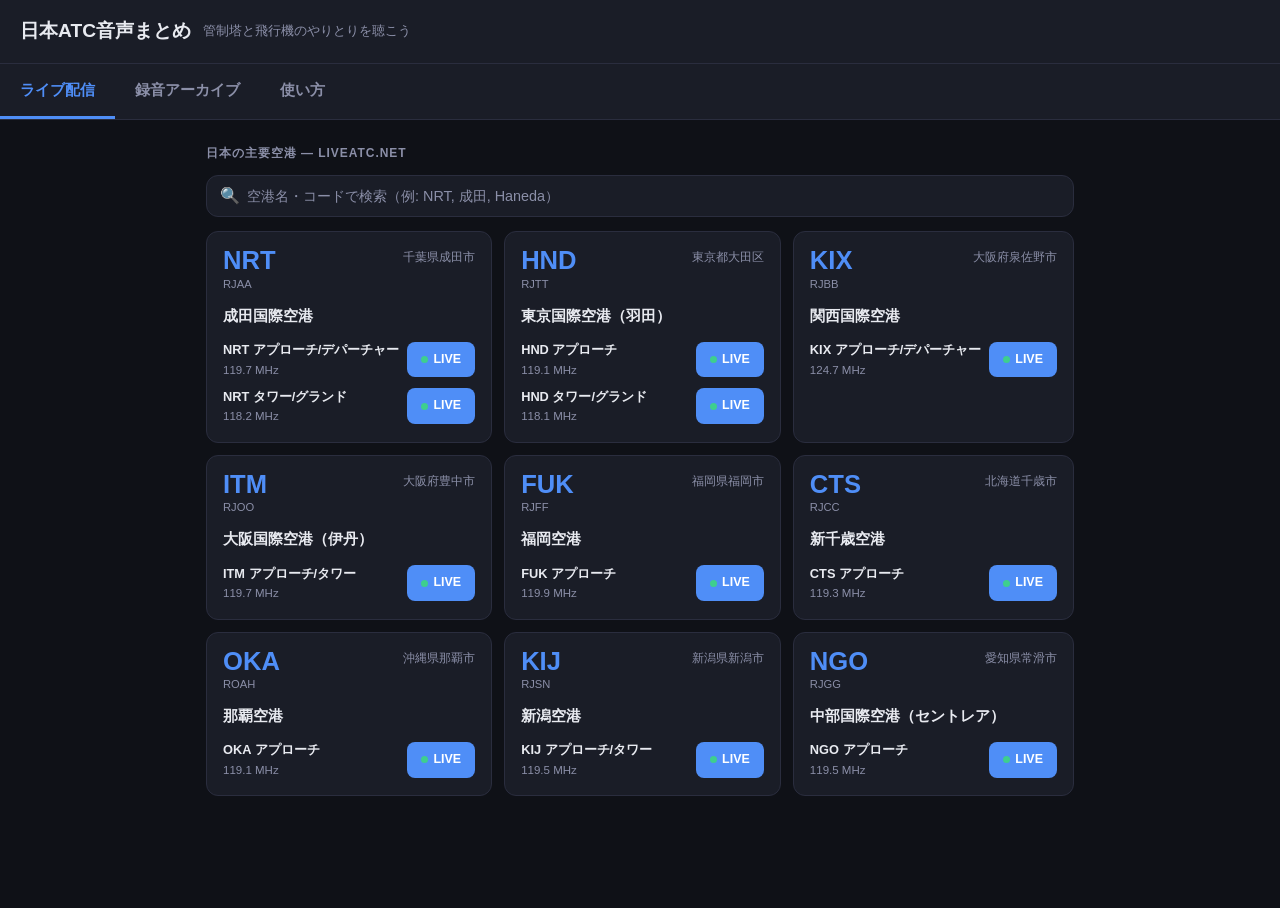
<file: index.html>
<!DOCTYPE html>
<html lang="ja">
<head>
  <meta charset="UTF-8" />
  <meta name="viewport" content="width=device-width, initial-scale=1.0" />
  <meta name="description" content="日本の管制塔と飛行機のやりとりを聴ける音声まとめサイト" />
  <title>日本ATC音声まとめ</title>
  <link rel="stylesheet" href="css/style.css" />
</head>
<body>

  <!-- Header -->
  <header>
    <div>
      <h1>日本ATC音声まとめ</h1>
    </div>
    <span class="tagline">管制塔と飛行機のやりとりを聴こう</span>
  </header>

  <!-- Tab Nav -->
  <nav class="nav-tabs">
    <div class="nav-tab active" data-tab="live">ライブ配信</div>
    <div class="nav-tab" data-tab="recordings">録音アーカイブ</div>
    <div class="nav-tab" data-tab="about">使い方</div>
  </nav>

  <!-- Main Content -->
  <main>

    <!-- LIVE section -->
    <section data-tab="live" class="active">
      <p class="section-title">日本の主要空港 — LiveATC.net</p>

      <!-- Search -->
      <div class="search-bar">
        <span class="search-icon">&#128269;</span>
        <input
          type="search"
          id="airport-search"
          placeholder="空港名・コードで検索（例: NRT, 成田, Haneda）"
          autocomplete="off"
        />
      </div>

      <!-- Airport Cards Grid -->
      <div class="airport-grid" id="airport-grid">
        <div style="color:var(--text-dim);text-align:center;padding:32px">
          <div class="spinner"></div>
        </div>
      </div>
    </section>

    <!-- RECORDINGS section -->
    <section data-tab="recordings">
      <p class="section-title">アップロード済み録音</p>
      <div class="recordings-list" id="recordings-list">
        <div style="color:var(--text-dim);text-align:center;padding:32px">
          <div class="spinner"></div>
        </div>
      </div>
    </section>

    <!-- ABOUT section -->
    <section data-tab="about">
      <p class="section-title">このサイトについて</p>

      <div class="about-card">
        <h3>ライブ配信の聴き方</h3>
        <ol>
          <li>「ライブ配信」タブから空港を選ぶ</li>
          <li>「LIVE」ボタンをタップして LiveATC.net を開く</li>
          <li>LiveATC のページでストリームを選んで再生</li>
        </ol>
      </div>

      <div class="about-card">
        <h3>録音のアップロード方法 (Google Colab)</h3>
        <ol>
          <li>リポジトリ内の <code>colab/atc_recorder.ipynb</code> を Google Colab で開く</li>
          <li>GitHub の Personal Access Token（<code>repo</code> スコープ）を設定</li>
          <li>録音したい空港・周波数・時間を入力して実行</li>
          <li>自動で LiveATC から録音し GitHub にアップロード</li>
          <li>Cloudflare Pages が自動デプロイ → このサイトに反映</li>
        </ol>
      </div>

      <div class="about-card">
        <h3>Cloudflare Pages のセットアップ</h3>
        <ol>
          <li>Cloudflare Pages でプロジェクトを作成</li>
          <li>GitHub リポジトリを連携</li>
          <li>ビルドコマンドは不要（静的サイト）</li>
          <li>出力ディレクトリを <code>/</code> に設定</li>
          <li>push するたびに自動デプロイ</li>
        </ol>
      </div>

      <div class="about-card">
        <h3>注意事項</h3>
        <ul>
          <li>LiveATC.net の利用規約に従って使用してください</li>
          <li>録音ファイルは aviation radio の受信記録です</li>
          <li>個人利用・学習目的のみ</li>
        </ul>
      </div>
    </section>

  </main>

  <!-- Fixed Audio Player Bar -->
  <div id="player-bar" class="hidden">
    <div id="now-playing-text">
      <div id="now-playing-title">-</div>
      <div id="now-playing-sub">-</div>
    </div>
    <audio id="audio-player" controls></audio>
  </div>

  <script src="js/app.js"></script>
</body>
</html>
</file>
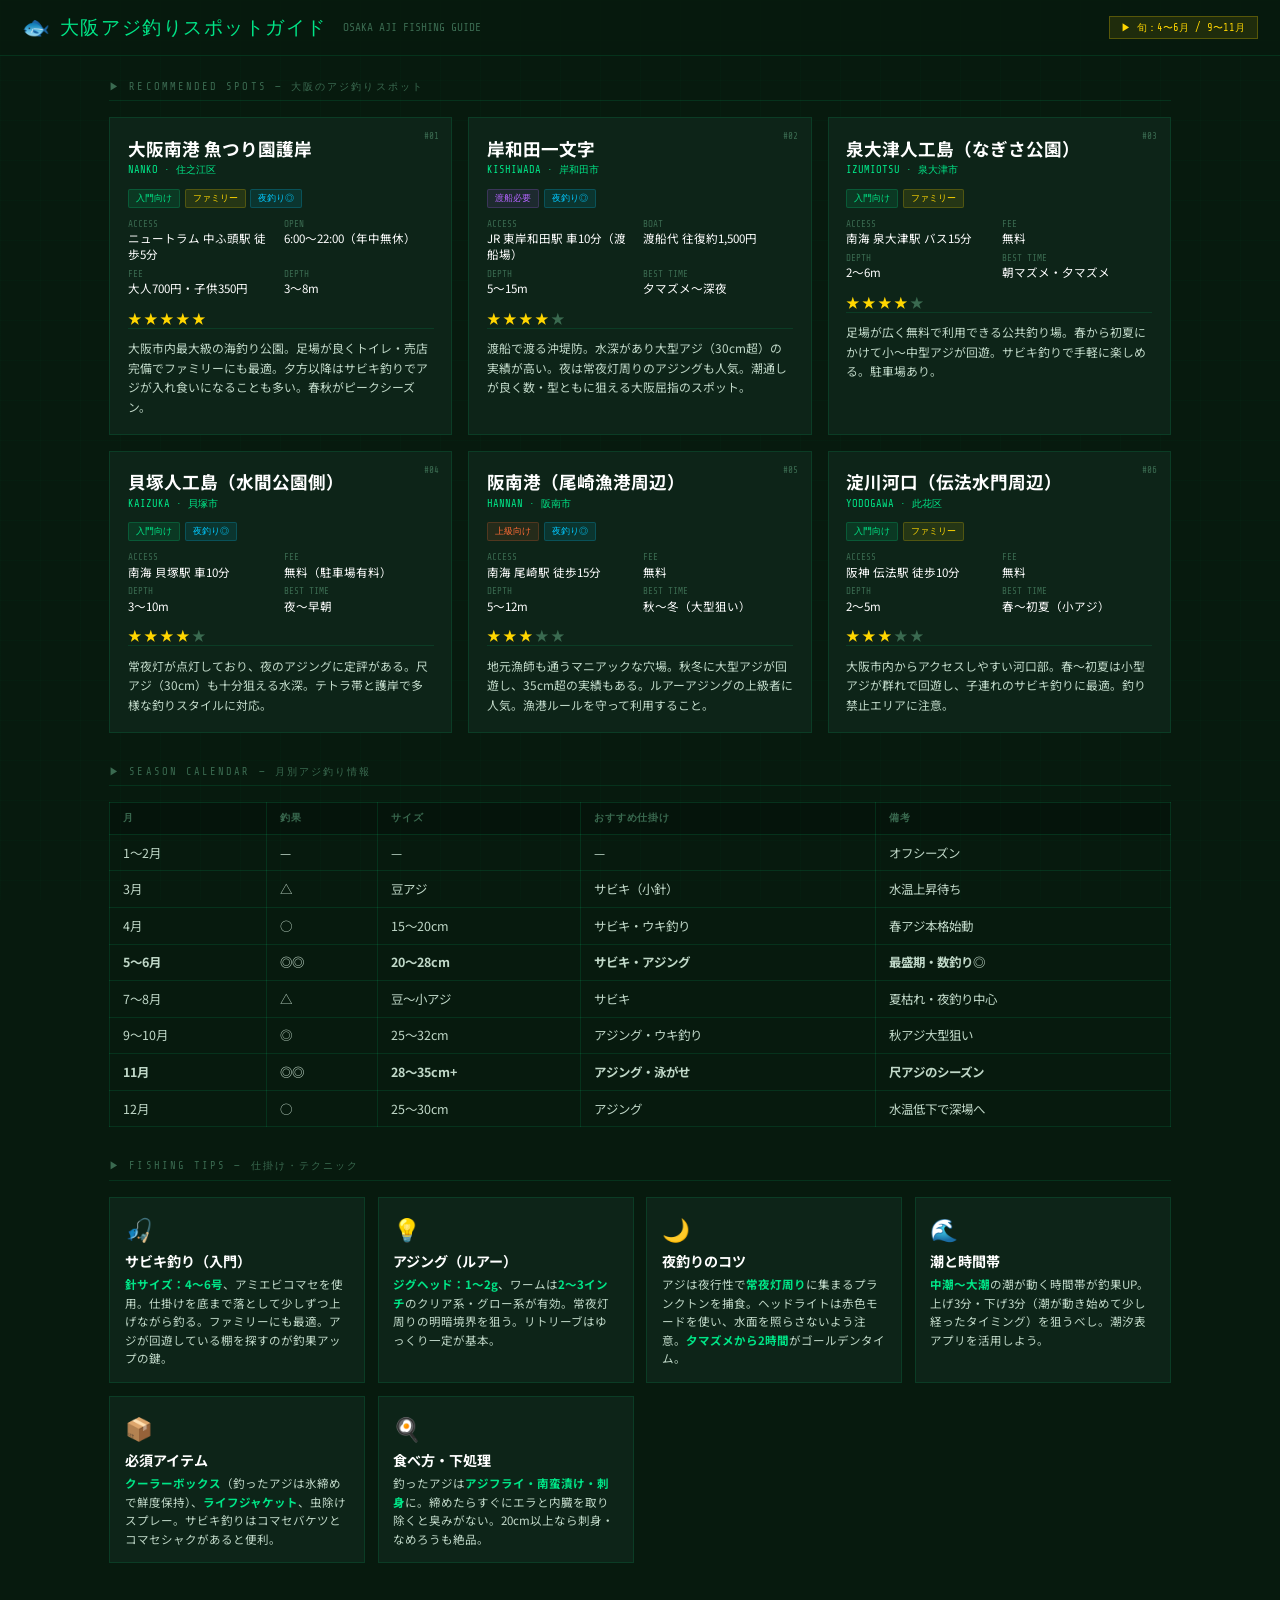
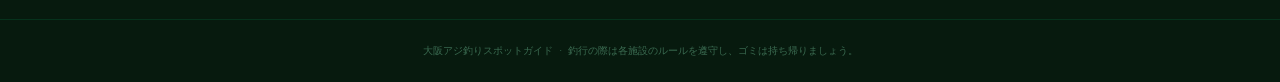
<file: osaka-aji-fishing.html>
<!DOCTYPE html>
<html lang="ja">
<head>
<meta charset="UTF-8">
<meta name="viewport" content="width=device-width, initial-scale=1.0">
<title>大阪アジ釣りスポットガイド</title>
<link href="https://fonts.googleapis.com/css2?family=Noto+Sans+JP:wght@300;400;500;700&family=Share+Tech+Mono&display=swap" rel="stylesheet">
<style>
  :root {
    --bg: #071a0e;
    --surface: #0d2418;
    --surface2: #0f2e1a;
    --accent: #00e587;
    --accent2: #ffd600;
    --blue: #00c8ff;
    --text: #c0d8c8;
    --dim: #3a6a50;
    --border: rgba(0,229,135,0.12);
  }
  * { margin:0; padding:0; box-sizing:border-box; }
  body {
    background: var(--bg);
    color: var(--text);
    font-family: 'Noto Sans JP', sans-serif;
    min-height: 100vh;
  }
  body::before {
    content:'';
    position:fixed; inset:0;
    background-image:
      linear-gradient(rgba(0,229,135,0.02) 1px, transparent 1px),
      linear-gradient(90deg, rgba(0,229,135,0.02) 1px, transparent 1px);
    background-size: 40px 40px;
    pointer-events:none; z-index:0;
  }
  header {
    position: relative; z-index: 10;
    height: 56px;
    background: rgba(7,26,14,0.97);
    border-bottom: 1px solid var(--border);
    display: flex;
    align-items: center;
    padding: 0 1.4rem;
    gap: 1rem;
  }
  .logo {
    font-family: 'Share Tech Mono', monospace;
    font-size: 1.2rem;
    letter-spacing: .08em;
    color: var(--accent);
    display: flex;
    align-items: center;
    gap: .5rem;
  }
  .logo-fish { font-size: 1.4rem; }
  .header-sub {
    font-family: 'Share Tech Mono', monospace;
    font-size: .7rem;
    color: var(--dim);
  }
  .season-badge {
    margin-left: auto;
    font-family: 'Share Tech Mono', monospace;
    font-size: .65rem;
    color: var(--accent2);
    background: rgba(255,214,0,.1);
    border: 1px solid rgba(255,214,0,.25);
    padding: .2rem .7rem;
  }
  .main {
    position: relative; z-index: 1;
    max-width: 1100px;
    margin: 0 auto;
    padding: 1.5rem 1.2rem;
  }
  .section-title {
    font-family: 'Share Tech Mono', monospace;
    font-size: .65rem;
    letter-spacing: .2em;
    color: var(--dim);
    margin-bottom: 1rem;
    padding-bottom: .4rem;
    border-bottom: 1px solid var(--border);
  }
  .spots-grid {
    display: grid;
    grid-template-columns: repeat(auto-fill, minmax(320px, 1fr));
    gap: 1rem;
    margin-bottom: 2rem;
  }
  .spot-card {
    background: var(--surface);
    border: 1px solid var(--border);
    padding: 1.1rem;
    position: relative;
    transition: border-color .2s;
  }
  .spot-card:hover { border-color: var(--accent); }
  .spot-rank {
    position: absolute;
    top: .8rem; right: .8rem;
    font-family: 'Share Tech Mono', monospace;
    font-size: .58rem;
    color: var(--dim);
  }
  .spot-name {
    font-size: 1.1rem;
    font-weight: 700;
    color: #fff;
    margin-bottom: .15rem;
  }
  .spot-area {
    font-family: 'Share Tech Mono', monospace;
    font-size: .65rem;
    color: var(--accent);
    margin-bottom: .7rem;
  }
  .spot-tags {
    display: flex;
    flex-wrap: wrap;
    gap: .3rem;
    margin-bottom: .7rem;
  }
  .tag {
    font-family: 'Share Tech Mono', monospace;
    font-size: .58rem;
    padding: 2px 7px;
    border-radius: 2px;
  }
  .tag-easy   { background: rgba(0,229,135,.1); color: var(--accent); border: 1px solid rgba(0,229,135,.2); }
  .tag-hard   { background: rgba(255,107,53,.1); color: #ff6b35; border: 1px solid rgba(255,107,53,.2); }
  .tag-night  { background: rgba(0,200,255,.1); color: var(--blue); border: 1px solid rgba(0,200,255,.2); }
  .tag-family { background: rgba(255,214,0,.1); color: var(--accent2); border: 1px solid rgba(255,214,0,.2); }
  .tag-boat   { background: rgba(180,100,255,.1); color: #b464ff; border: 1px solid rgba(180,100,255,.2); }
  .spot-info {
    display: grid;
    grid-template-columns: 1fr 1fr;
    gap: .4rem;
    margin-bottom: .7rem;
  }
  .info-item {
    font-size: .72rem;
  }
  .info-label {
    font-family: 'Share Tech Mono', monospace;
    font-size: .58rem;
    color: var(--dim);
    margin-bottom: .1rem;
  }
  .info-val { color: #fff; }
  .spot-desc {
    font-size: .74rem;
    color: var(--text);
    line-height: 1.65;
    border-top: 1px solid var(--border);
    padding-top: .6rem;
  }
  .rating {
    display: flex;
    gap: 2px;
    margin-top: .3rem;
  }
  .star { color: var(--accent2); font-size: .85rem; }
  .star.dim { color: var(--dim); }

  .tips-grid {
    display: grid;
    grid-template-columns: repeat(auto-fill, minmax(240px, 1fr));
    gap: .8rem;
    margin-bottom: 2rem;
  }
  .tip-card {
    background: var(--surface);
    border: 1px solid var(--border);
    padding: .9rem;
  }
  .tip-icon { font-size: 1.4rem; margin-bottom: .4rem; }
  .tip-title {
    font-size: .88rem;
    font-weight: 700;
    color: #fff;
    margin-bottom: .3rem;
  }
  .tip-body {
    font-size: .72rem;
    color: var(--text);
    line-height: 1.6;
  }
  .tip-body strong { color: var(--accent); }

  .season-table {
    width: 100%;
    border-collapse: collapse;
    margin-bottom: 2rem;
    font-size: .78rem;
  }
  .season-table th, .season-table td {
    padding: .55rem .8rem;
    border: 1px solid var(--border);
    text-align: left;
  }
  .season-table th {
    font-family: 'Share Tech Mono', monospace;
    font-size: .6rem;
    letter-spacing: .1em;
    color: var(--dim);
    background: rgba(0,0,0,.2);
  }
  .season-table td { color: var(--text); }
  .season-table tr:hover td { background: rgba(0,229,135,.03); }
  .peak { color: var(--accent); font-weight: 700; }
  .good { color: var(--accent2); }

  footer {
    position: relative; z-index: 1;
    text-align: center;
    padding: 1.5rem;
    border-top: 1px solid var(--border);
    font-family: 'Share Tech Mono', monospace;
    font-size: .62rem;
    color: var(--dim);
  }

  @media(max-width:600px){
    .spots-grid { grid-template-columns: 1fr; }
    .tips-grid { grid-template-columns: 1fr; }
    .spot-info { grid-template-columns: 1fr; }
  }
</style>
</head>
<body>

<header>
  <div class="logo">
    <span class="logo-fish">🐟</span>
    大阪アジ釣りスポットガイド
  </div>
  <div class="header-sub">OSAKA AJI FISHING GUIDE</div>
  <div class="season-badge">▶ 旬：4〜6月 / 9〜11月</div>
</header>

<div class="main">

  <!-- スポット一覧 -->
  <div class="section-title">▶ RECOMMENDED SPOTS — 大阪のアジ釣りスポット</div>
  <div class="spots-grid">

    <div class="spot-card">
      <div class="spot-rank">#01</div>
      <div class="spot-name">大阪南港 魚つり園護岸</div>
      <div class="spot-area">NANKO · 住之江区</div>
      <div class="spot-tags">
        <span class="tag tag-easy">入門向け</span>
        <span class="tag tag-family">ファミリー</span>
        <span class="tag tag-night">夜釣り◎</span>
      </div>
      <div class="spot-info">
        <div class="info-item">
          <div class="info-label">ACCESS</div>
          <div class="info-val">ニュートラム 中ふ頭駅 徒歩5分</div>
        </div>
        <div class="info-item">
          <div class="info-label">OPEN</div>
          <div class="info-val">6:00〜22:00（年中無休）</div>
        </div>
        <div class="info-item">
          <div class="info-label">FEE</div>
          <div class="info-val">大人700円・子供350円</div>
        </div>
        <div class="info-item">
          <div class="info-label">DEPTH</div>
          <div class="info-val">3〜8m</div>
        </div>
      </div>
      <div class="rating">
        <span class="star">★</span><span class="star">★</span><span class="star">★</span><span class="star">★</span><span class="star">★</span>
      </div>
      <div class="spot-desc">
        大阪市内最大級の海釣り公園。足場が良くトイレ・売店完備でファミリーにも最適。夕方以降はサビキ釣りでアジが入れ食いになることも多い。春秋がピークシーズン。
      </div>
    </div>

    <div class="spot-card">
      <div class="spot-rank">#02</div>
      <div class="spot-name">岸和田一文字</div>
      <div class="spot-area">KISHIWADA · 岸和田市</div>
      <div class="spot-tags">
        <span class="tag tag-boat">渡船必要</span>
        <span class="tag tag-night">夜釣り◎</span>
      </div>
      <div class="spot-info">
        <div class="info-item">
          <div class="info-label">ACCESS</div>
          <div class="info-val">JR 東岸和田駅 車10分（渡船場）</div>
        </div>
        <div class="info-item">
          <div class="info-label">BOAT</div>
          <div class="info-val">渡船代 往復約1,500円</div>
        </div>
        <div class="info-item">
          <div class="info-label">DEPTH</div>
          <div class="info-val">5〜15m</div>
        </div>
        <div class="info-item">
          <div class="info-label">BEST TIME</div>
          <div class="info-val">夕マズメ〜深夜</div>
        </div>
      </div>
      <div class="rating">
        <span class="star">★</span><span class="star">★</span><span class="star">★</span><span class="star">★</span><span class="star dim">★</span>
      </div>
      <div class="spot-desc">
        渡船で渡る沖堤防。水深があり大型アジ（30cm超）の実績が高い。夜は常夜灯周りのアジングも人気。潮通しが良く数・型ともに狙える大阪屈指のスポット。
      </div>
    </div>

    <div class="spot-card">
      <div class="spot-rank">#03</div>
      <div class="spot-name">泉大津人工島（なぎさ公園）</div>
      <div class="spot-area">IZUMIOTSU · 泉大津市</div>
      <div class="spot-tags">
        <span class="tag tag-easy">入門向け</span>
        <span class="tag tag-family">ファミリー</span>
      </div>
      <div class="spot-info">
        <div class="info-item">
          <div class="info-label">ACCESS</div>
          <div class="info-val">南海 泉大津駅 バス15分</div>
        </div>
        <div class="info-item">
          <div class="info-label">FEE</div>
          <div class="info-val">無料</div>
        </div>
        <div class="info-item">
          <div class="info-label">DEPTH</div>
          <div class="info-val">2〜6m</div>
        </div>
        <div class="info-item">
          <div class="info-label">BEST TIME</div>
          <div class="info-val">朝マズメ・夕マズメ</div>
        </div>
      </div>
      <div class="rating">
        <span class="star">★</span><span class="star">★</span><span class="star">★</span><span class="star">★</span><span class="star dim">★</span>
      </div>
      <div class="spot-desc">
        足場が広く無料で利用できる公共釣り場。春から初夏にかけて小〜中型アジが回遊。サビキ釣りで手軽に楽しめる。駐車場あり。
      </div>
    </div>

    <div class="spot-card">
      <div class="spot-rank">#04</div>
      <div class="spot-name">貝塚人工島（水間公園側）</div>
      <div class="spot-area">KAIZUKA · 貝塚市</div>
      <div class="spot-tags">
        <span class="tag tag-easy">入門向け</span>
        <span class="tag tag-night">夜釣り◎</span>
      </div>
      <div class="spot-info">
        <div class="info-item">
          <div class="info-label">ACCESS</div>
          <div class="info-val">南海 貝塚駅 車10分</div>
        </div>
        <div class="info-item">
          <div class="info-label">FEE</div>
          <div class="info-val">無料（駐車場有料）</div>
        </div>
        <div class="info-item">
          <div class="info-label">DEPTH</div>
          <div class="info-val">3〜10m</div>
        </div>
        <div class="info-item">
          <div class="info-label">BEST TIME</div>
          <div class="info-val">夜〜早朝</div>
        </div>
      </div>
      <div class="rating">
        <span class="star">★</span><span class="star">★</span><span class="star">★</span><span class="star">★</span><span class="star dim">★</span>
      </div>
      <div class="spot-desc">
        常夜灯が点灯しており、夜のアジングに定評がある。尺アジ（30cm）も十分狙える水深。テトラ帯と護岸で多様な釣りスタイルに対応。
      </div>
    </div>

    <div class="spot-card">
      <div class="spot-rank">#05</div>
      <div class="spot-name">阪南港（尾崎漁港周辺）</div>
      <div class="spot-area">HANNAN · 阪南市</div>
      <div class="spot-tags">
        <span class="tag tag-hard">上級向け</span>
        <span class="tag tag-night">夜釣り◎</span>
      </div>
      <div class="spot-info">
        <div class="info-item">
          <div class="info-label">ACCESS</div>
          <div class="info-val">南海 尾崎駅 徒歩15分</div>
        </div>
        <div class="info-item">
          <div class="info-label">FEE</div>
          <div class="info-val">無料</div>
        </div>
        <div class="info-item">
          <div class="info-label">DEPTH</div>
          <div class="info-val">5〜12m</div>
        </div>
        <div class="info-item">
          <div class="info-label">BEST TIME</div>
          <div class="info-val">秋〜冬（大型狙い）</div>
        </div>
      </div>
      <div class="rating">
        <span class="star">★</span><span class="star">★</span><span class="star">★</span><span class="star dim">★</span><span class="star dim">★</span>
      </div>
      <div class="spot-desc">
        地元漁師も通うマニアックな穴場。秋冬に大型アジが回遊し、35cm超の実績もある。ルアーアジングの上級者に人気。漁港ルールを守って利用すること。
      </div>
    </div>

    <div class="spot-card">
      <div class="spot-rank">#06</div>
      <div class="spot-name">淀川河口（伝法水門周辺）</div>
      <div class="spot-area">YODOGAWA · 此花区</div>
      <div class="spot-tags">
        <span class="tag tag-easy">入門向け</span>
        <span class="tag tag-family">ファミリー</span>
      </div>
      <div class="spot-info">
        <div class="info-item">
          <div class="info-label">ACCESS</div>
          <div class="info-val">阪神 伝法駅 徒歩10分</div>
        </div>
        <div class="info-item">
          <div class="info-label">FEE</div>
          <div class="info-val">無料</div>
        </div>
        <div class="info-item">
          <div class="info-label">DEPTH</div>
          <div class="info-val">2〜5m</div>
        </div>
        <div class="info-item">
          <div class="info-label">BEST TIME</div>
          <div class="info-val">春〜初夏（小アジ）</div>
        </div>
      </div>
      <div class="rating">
        <span class="star">★</span><span class="star">★</span><span class="star">★</span><span class="star dim">★</span><span class="star dim">★</span>
      </div>
      <div class="spot-desc">
        大阪市内からアクセスしやすい河口部。春〜初夏は小型アジが群れで回遊し、子連れのサビキ釣りに最適。釣り禁止エリアに注意。
      </div>
    </div>

  </div>

  <!-- 季節カレンダー -->
  <div class="section-title">▶ SEASON CALENDAR — 月別アジ釣り情報</div>
  <table class="season-table">
    <thead>
      <tr>
        <th>月</th>
        <th>釣果</th>
        <th>サイズ</th>
        <th>おすすめ仕掛け</th>
        <th>備考</th>
      </tr>
    </thead>
    <tbody>
      <tr><td>1〜2月</td><td>—</td><td>—</td><td>—</td><td>オフシーズン</td></tr>
      <tr><td>3月</td><td>△</td><td>豆アジ</td><td>サビキ（小針）</td><td>水温上昇待ち</td></tr>
      <tr><td class="good">4月</td><td class="good">○</td><td class="good">15〜20cm</td><td class="good">サビキ・ウキ釣り</td><td class="good">春アジ本格始動</td></tr>
      <tr><td class="peak">5〜6月</td><td class="peak">◎◎</td><td class="peak">20〜28cm</td><td class="peak">サビキ・アジング</td><td class="peak">最盛期・数釣り◎</td></tr>
      <tr><td>7〜8月</td><td>△</td><td>豆〜小アジ</td><td>サビキ</td><td>夏枯れ・夜釣り中心</td></tr>
      <tr><td class="good">9〜10月</td><td class="good">◎</td><td class="good">25〜32cm</td><td class="good">アジング・ウキ釣り</td><td class="good">秋アジ大型狙い</td></tr>
      <tr><td class="peak">11月</td><td class="peak">◎◎</td><td class="peak">28〜35cm+</td><td class="peak">アジング・泳がせ</td><td class="peak">尺アジのシーズン</td></tr>
      <tr><td>12月</td><td>○</td><td>25〜30cm</td><td>アジング</td><td>水温低下で深場へ</td></tr>
    </tbody>
  </table>

  <!-- 釣り方ヒント -->
  <div class="section-title">▶ FISHING TIPS — 仕掛け・テクニック</div>
  <div class="tips-grid">
    <div class="tip-card">
      <div class="tip-icon">🎣</div>
      <div class="tip-title">サビキ釣り（入門）</div>
      <div class="tip-body">
        <strong>針サイズ：4〜6号</strong>、アミエビコマセを使用。仕掛けを底まで落として少しずつ上げながら釣る。ファミリーにも最適。アジが回遊している棚を探すのが釣果アップの鍵。
      </div>
    </div>
    <div class="tip-card">
      <div class="tip-icon">💡</div>
      <div class="tip-title">アジング（ルアー）</div>
      <div class="tip-body">
        <strong>ジグヘッド：1〜2g</strong>、ワームは<strong>2〜3インチ</strong>のクリア系・グロー系が有効。常夜灯周りの明暗境界を狙う。リトリーブはゆっくり一定が基本。
      </div>
    </div>
    <div class="tip-card">
      <div class="tip-icon">🌙</div>
      <div class="tip-title">夜釣りのコツ</div>
      <div class="tip-body">
        アジは夜行性で<strong>常夜灯周り</strong>に集まるプランクトンを捕食。ヘッドライトは赤色モードを使い、水面を照らさないよう注意。<strong>夕マズメから2時間</strong>がゴールデンタイム。
      </div>
    </div>
    <div class="tip-card">
      <div class="tip-icon">🌊</div>
      <div class="tip-title">潮と時間帯</div>
      <div class="tip-body">
        <strong>中潮〜大潮</strong>の潮が動く時間帯が釣果UP。上げ3分・下げ3分（潮が動き始めて少し経ったタイミング）を狙うべし。潮汐表アプリを活用しよう。
      </div>
    </div>
    <div class="tip-card">
      <div class="tip-icon">📦</div>
      <div class="tip-title">必須アイテム</div>
      <div class="tip-body">
        <strong>クーラーボックス</strong>（釣ったアジは氷締めで鮮度保持）、<strong>ライフジャケット</strong>、虫除けスプレー。サビキ釣りはコマセバケツとコマセシャクがあると便利。
      </div>
    </div>
    <div class="tip-card">
      <div class="tip-icon">🍳</div>
      <div class="tip-title">食べ方・下処理</div>
      <div class="tip-body">
        釣ったアジは<strong>アジフライ・南蛮漬け・刺身</strong>に。締めたらすぐにエラと内臓を取り除くと臭みがない。20cm以上なら刺身・なめろうも絶品。
      </div>
    </div>
  </div>

</div>

<footer>
  大阪アジ釣りスポットガイド · 釣行の際は各施設のルールを遵守し、ゴミは持ち帰りましょう。
</footer>

</body>
</html>
</file>
<file: css/style.css>
/* ===== Reset & Base ===== */
*, *::before, *::after {
  box-sizing: border-box;
  margin: 0;
  padding: 0;
}

:root {
  --bg: #0f1117;
  --bg-card: #1a1d27;
  --bg-card-hover: #21253a;
  --border: #2a2d3e;
  --accent: #4f8ef7;
  --accent-dark: #3a6fd8;
  --text: #e8eaf0;
  --text-dim: #8b8fa8;
  --green: #3ecf8e;
  --red: #f56565;
  --yellow: #f6c90e;
  --player-height: 80px;
  --radius: 12px;
}

html {
  font-size: 16px;
  -webkit-text-size-adjust: 100%;
}

body {
  background: var(--bg);
  color: var(--text);
  font-family: -apple-system, BlinkMacSystemFont, "Hiragino Kaku Gothic ProN",
    "Noto Sans JP", sans-serif;
  min-height: 100vh;
  padding-bottom: calc(var(--player-height) + 16px);
  line-height: 1.6;
}

/* ===== Header ===== */
header {
  background: var(--bg-card);
  border-bottom: 1px solid var(--border);
  padding: 16px 20px;
  position: sticky;
  top: 0;
  z-index: 100;
  display: flex;
  align-items: center;
  gap: 12px;
}

header h1 {
  font-size: 1.2rem;
  font-weight: 700;
  color: var(--text);
  white-space: nowrap;
}

header .tagline {
  font-size: 0.8rem;
  color: var(--text-dim);
  display: none;
}

@media (min-width: 480px) {
  header .tagline {
    display: block;
  }
}

/* ===== Nav Tabs ===== */
.nav-tabs {
  display: flex;
  border-bottom: 1px solid var(--border);
  background: var(--bg-card);
  overflow-x: auto;
  -webkit-overflow-scrolling: touch;
  scrollbar-width: none;
}

.nav-tabs::-webkit-scrollbar {
  display: none;
}

.nav-tab {
  flex-shrink: 0;
  padding: 14px 20px;
  font-size: 0.95rem;
  font-weight: 600;
  color: var(--text-dim);
  cursor: pointer;
  border-bottom: 3px solid transparent;
  transition: color 0.2s, border-color 0.2s;
  user-select: none;
  -webkit-tap-highlight-color: transparent;
}

.nav-tab.active {
  color: var(--accent);
  border-bottom-color: var(--accent);
}

/* ===== Main Content ===== */
main {
  max-width: 900px;
  margin: 0 auto;
  padding: 16px;
}

section {
  display: none;
}

section.active {
  display: block;
}

.section-title {
  font-size: 0.75rem;
  font-weight: 700;
  letter-spacing: 0.08em;
  text-transform: uppercase;
  color: var(--text-dim);
  margin-bottom: 12px;
  margin-top: 8px;
}

/* ===== Airport Grid ===== */
.airport-grid {
  display: grid;
  grid-template-columns: 1fr;
  gap: 12px;
}

@media (min-width: 600px) {
  .airport-grid {
    grid-template-columns: repeat(2, 1fr);
  }
}

@media (min-width: 860px) {
  .airport-grid {
    grid-template-columns: repeat(3, 1fr);
  }
}

/* ===== Airport Card ===== */
.airport-card {
  background: var(--bg-card);
  border: 1px solid var(--border);
  border-radius: var(--radius);
  padding: 16px;
  transition: border-color 0.2s, background 0.2s;
}

.airport-card:hover,
.airport-card:focus-within {
  border-color: var(--accent);
  background: var(--bg-card-hover);
}

.airport-card-header {
  display: flex;
  justify-content: space-between;
  align-items: flex-start;
  margin-bottom: 10px;
}

.airport-iata {
  font-size: 1.6rem;
  font-weight: 800;
  color: var(--accent);
  line-height: 1;
}

.airport-icao {
  font-size: 0.7rem;
  color: var(--text-dim);
  margin-top: 2px;
}

.airport-location {
  font-size: 0.75rem;
  color: var(--text-dim);
  text-align: right;
}

.airport-name {
  font-size: 0.95rem;
  font-weight: 600;
  margin-bottom: 12px;
}

/* Feed list */
.feed-list {
  list-style: none;
  display: flex;
  flex-direction: column;
  gap: 8px;
}

.feed-item {
  display: flex;
  align-items: center;
  justify-content: space-between;
  gap: 8px;
}

.feed-info {
  flex: 1;
  min-width: 0;
}

.feed-name {
  font-size: 0.8rem;
  font-weight: 600;
  white-space: nowrap;
  overflow: hidden;
  text-overflow: ellipsis;
}

.feed-freq {
  font-size: 0.72rem;
  color: var(--text-dim);
}

.btn-live {
  flex-shrink: 0;
  display: inline-flex;
  align-items: center;
  gap: 5px;
  padding: 8px 14px;
  font-size: 0.78rem;
  font-weight: 700;
  color: #fff;
  background: var(--accent);
  border: none;
  border-radius: 8px;
  cursor: pointer;
  text-decoration: none;
  transition: background 0.2s;
  -webkit-tap-highlight-color: transparent;
  white-space: nowrap;
}

.btn-live:hover,
.btn-live:active {
  background: var(--accent-dark);
}

.live-dot {
  width: 7px;
  height: 7px;
  border-radius: 50%;
  background: var(--green);
  animation: pulse 1.5s infinite;
}

@keyframes pulse {
  0%, 100% { opacity: 1; }
  50% { opacity: 0.3; }
}

/* ===== Recordings Section ===== */
.recordings-list {
  display: flex;
  flex-direction: column;
  gap: 10px;
}

.recording-card {
  background: var(--bg-card);
  border: 1px solid var(--border);
  border-radius: var(--radius);
  padding: 14px 16px;
  display: flex;
  align-items: center;
  gap: 14px;
  cursor: pointer;
  transition: border-color 0.2s, background 0.2s;
  -webkit-tap-highlight-color: transparent;
}

.recording-card:hover,
.recording-card.playing {
  border-color: var(--accent);
  background: var(--bg-card-hover);
}

.recording-card.playing .play-icon {
  color: var(--green);
}

.play-icon {
  font-size: 1.4rem;
  flex-shrink: 0;
  color: var(--accent);
  width: 32px;
  text-align: center;
}

.recording-info {
  flex: 1;
  min-width: 0;
}

.recording-title {
  font-size: 0.9rem;
  font-weight: 600;
  white-space: nowrap;
  overflow: hidden;
  text-overflow: ellipsis;
}

.recording-meta {
  font-size: 0.75rem;
  color: var(--text-dim);
  margin-top: 2px;
}

.recording-badge {
  flex-shrink: 0;
  font-size: 0.72rem;
  font-weight: 700;
  padding: 3px 8px;
  border-radius: 6px;
  background: rgba(79, 142, 247, 0.15);
  color: var(--accent);
}

.empty-state {
  text-align: center;
  padding: 48px 16px;
  color: var(--text-dim);
}

.empty-state p {
  margin-top: 8px;
  font-size: 0.85rem;
}

/* ===== About Section ===== */
.about-card {
  background: var(--bg-card);
  border: 1px solid var(--border);
  border-radius: var(--radius);
  padding: 20px;
  margin-bottom: 12px;
}

.about-card h3 {
  font-size: 0.95rem;
  font-weight: 700;
  margin-bottom: 10px;
  color: var(--accent);
}

.about-card p, .about-card li {
  font-size: 0.85rem;
  color: var(--text-dim);
  margin-bottom: 6px;
}

.about-card ol, .about-card ul {
  padding-left: 18px;
}

.about-card code {
  font-family: "SFMono-Regular", "Consolas", monospace;
  background: rgba(79,142,247,0.1);
  padding: 1px 5px;
  border-radius: 4px;
  font-size: 0.8rem;
  color: var(--accent);
}

/* ===== Player Bar ===== */
#player-bar {
  position: fixed;
  bottom: 0;
  left: 0;
  right: 0;
  height: var(--player-height);
  background: var(--bg-card);
  border-top: 1px solid var(--border);
  display: flex;
  align-items: center;
  padding: 0 16px;
  gap: 12px;
  z-index: 200;
}

#player-bar.hidden {
  display: none;
}

#now-playing-text {
  flex: 1;
  min-width: 0;
}

#now-playing-title {
  font-size: 0.85rem;
  font-weight: 600;
  white-space: nowrap;
  overflow: hidden;
  text-overflow: ellipsis;
}

#now-playing-sub {
  font-size: 0.72rem;
  color: var(--text-dim);
}

audio#audio-player {
  flex: 2;
  min-width: 0;
  max-width: 400px;
  height: 40px;
  accent-color: var(--accent);
}

audio#audio-player::-webkit-media-controls-panel {
  background: var(--bg-card);
}

/* ===== Loading Spinner ===== */
.spinner {
  display: inline-block;
  width: 20px;
  height: 20px;
  border: 2px solid var(--border);
  border-top-color: var(--accent);
  border-radius: 50%;
  animation: spin 0.8s linear infinite;
}

@keyframes spin {
  to { transform: rotate(360deg); }
}

/* ===== Search ===== */
.search-bar {
  position: relative;
  margin-bottom: 14px;
}

.search-bar input {
  width: 100%;
  padding: 12px 16px 12px 40px;
  background: var(--bg-card);
  border: 1px solid var(--border);
  border-radius: var(--radius);
  color: var(--text);
  font-size: 0.9rem;
  outline: none;
  transition: border-color 0.2s;
}

.search-bar input:focus {
  border-color: var(--accent);
}

.search-bar input::placeholder {
  color: var(--text-dim);
}

.search-icon {
  position: absolute;
  left: 14px;
  top: 50%;
  transform: translateY(-50%);
  color: var(--text-dim);
  font-size: 1rem;
  pointer-events: none;
}
</file>
